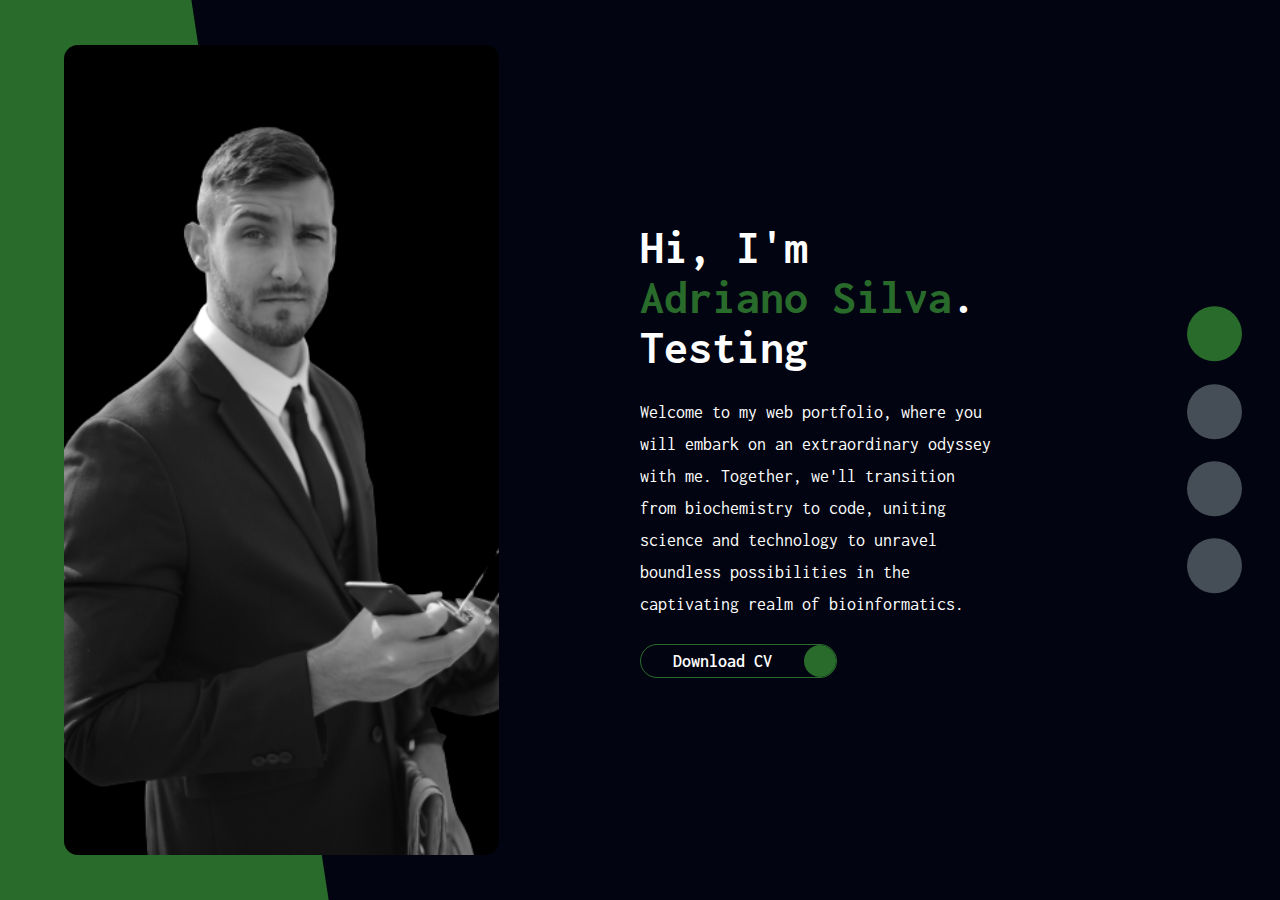
<file: index.html>
<!DOCTYPE html>
<html lang="en">
<head>
    <meta charset="UTF-8">
    <meta http-equiv="X-UA-Compatible" content="IE=edge">
    <meta name="viewport" content="width=device-width, initial-scale=1.0">
    <title>Portfolio</title>
    <link rel="stylesheet" href="styles/styles.css">
    <link rel="preconnect" href="https://fonts.googleapis.com">
    <link rel="preconnect" href="https://fonts.gstatic.com" crossorigin>
    <link href="https://fonts.googleapis.com/css2?family=Inconsolata&display=swap" rel="stylesheet">
    <link rel="stylesheet" href="https://cdnjs.cloudflare.com/ajax/libs/font-awesome/6.1.1/css/all.min.css" integrity="sha512-KfkfwYDsLkIlwQp6LFnl8zNdLGxu9YAA1QvwINks4PhcElQSvqcyVLLD9aMhXd13uQjoXtEKNosOWaZqXgel0g==" crossorigin="anonymous" referrerpolicy="no-referrer" />
</head>
<body class="main-content">
    <header class="section sec1 header active" id="home">
        <div class="header-content">
            <div class="left-header">
                <div class="h-shape"></div>
                <div class="image">
                    <img src="images/teste.png" alt="">
                </div>
            </div>
            <div class="right-header">
                <h1 class="name">
                    Hi, I'm <span> Adriano Silva</span>. Testing
                </h1>
                <p>
                    Welcome to my web portfolio, where you will embark on an extraordinary odyssey with me. 
                    Together, we'll transition from biochemistry to code, uniting science and technology to unravel boundless possibilities in the captivating realm of bioinformatics.
                </p>
                <a href="" class="main-btn">
                    <span class="btn-text">Download CV</span>
                    <span class="btn-icon"><i class="fas fa-download"></i></span>
                </a>
            </div>
           
        </div>
    </header>
    <main>
        <section class="section sec2 about" id="about">
            <div class="main-title">
                <h2>About <span>me</span><span class="bg-text">my stats</span></h2>
            </div>
            <div class="about-container">
                <div class="left-about">
                    <h4>Information About ME</h4>
                    <p>Some text about megjjj mskancosavbq asjanbvajsv askfnqwpksa vasvlnqiwnocsal kasn ojvnqosnnqfkn
                        nsaofnsaojfnofnqwokfksa.

                        Asfnqwifjsanbfijab
                    </p>
                    <div class="btn-con">
                        <a href="#" class="main-btn">
                            <span class="btn-text">Download CV</span>
                            <span class="btn-icon"><i class="fas fa-download"></i></span>
                        </a>
                    </div>
                </div>
                <div class="right-about">
                    <div class="about-item">
                        <div class="abt-text">
                            <p class="large-text">3</p>
                            <p class="small-text">Projects <br /> Completed</p>
                        </div>
                    </div>
                    <div class="about-item">
                        <div class="abt-text">
                            <p class="large-text">1</p>
                            <p class="small-text">Published <br /> Paper</p>
                        </div>
                    </div>
                </div>
            </div>
            <div class="about-stats">
                <h4 class="stat-title">My Skills</h4>
                <div class="progress-bars">
                    <div class="progress-bar">
                        <p class="prog-title">Python</p>
                        <div class="progress-con">
                            <p class="prog text">80%</p>
                            <div class="progress">
                                <span class="python"></span>
                            </div>
                        </div>
                    </div>
                    <div class="progress-bar">
                        <p class="prog-title">html5</p>
                        <div class="progress-con">
                            <p class="prog text">50%</p>
                            <div class="progress">
                                <span class="html"></span>
                            </div>
                        </div>
                    </div>
                    <div class="progress-bar">
                        <p class="prog-title">neo4j</p>
                        <div class="progress-con">
                            <p class="prog text">80%</p>
                            <div class="progress">
                                <span class="neo4j"></span>
                            </div>
                        </div>
                    </div>
                    <div class="progress-bar">
                        <p class="prog-title">docker</p>
                        <div class="progress-con">
                            <p class="prog text">70%</p>
                            <div class="progress">
                                <span class="docker"></span>
                            </div>
                        </div>
                    </div>
                    <div class="progress-bar">
                        <p class="prog-title">css</p>
                        <div class="progress-con">
                            <p class="prog text">40%</p>
                            <div class="progress">
                                <span class="css"></span>
                            </div>
                        </div>
                    </div>
                    <div class="progress-bar">
                        <p class="prog-title">R</p>
                        <div class="progress-con">
                            <p class="prog text">60%</p>
                            <div class="progress">
                                <span class="R"></span>
                            </div>
                        </div>
                    </div>    
                </div>
            </div>
            <h4 class="stat-title">My Timeline</h4>
            <div class="timeline">
                <div class="timeline-item">
                    <div class="tl-icon">
                        <i class="fas fa-book"></i>
                    </div>
                    <p class="tl-duration">2017 - 2020</p>
                    <h5>Course Biochemistry <span>- UMinho </span></h5>
                    <p>Something to say about this hard time in my life</p>
                </div>
                <div class="timeline-item">
                    <div class="tl-icon">
                        <i class="fas fa-book"></i>
                    </div>
                    <p class="tl-duration">2017 - 2020</p>
                    <h5>Course Biochemistry <span>- UMinho </span></h5>
                    <p>Something to say about this hard time in my life</p>
                </div>
                <div class="timeline-item">
                    <div class="tl-icon">
                        <i class="fas fa-book"></i>
                    </div>
                    <p class="tl-duration">2017 - 2020</p>
                    <h5>Course Biochemistry <span>- UMinho </span></h5>
                    <p>Something to say about this hard time in my life</p>
                </div>
            </div>
        </section>
        <section class="section sec3 portfolio" id="portfolio">
            <div class="main-title">
                <h2>My <span>Portfolio</span><span class="bg-text">my work</span></h2>
            </div>
            <p class="port-text">Here are some projects that i developed and contributed to in this adventure in the world of codding</p>
            <div class="portfolios">
                <div class="portfolio-item">
                    <div class="image">
                        <img src="images/graph_db.png" alt="">
                    </div>
                    <div class="hover-items">
                        <h3>Lipid_GEMA</h3>
                        <div class="icons">
                            <a href="https://github.com/AdrianoSilva19/Lipid_GEM" target="_blank" class="icon">
                                <i class="fab fa-github"></i>
                            </a>
                            <a href="https://github.com/AdrianoSilva19/Lipid_GEM" target="_blank" class="icon">
                                <i class="fa-regular fa-file"></i>
                            </a>
                        </div>
                    </div>
                </div>
                <div class="portfolio-item">
                    <div class="image">
                        <img src="images/graph_db.png" alt="">
                    </div>
                    <div class="hover-items">
                        <h3>BOIMMG</h3>
                        <div class="icons">
                            <a href="https://github.com/jcapels/boimmg" target="_blank" class="icon">
                                <i class="fab fa-github"></i>
                            </a>
                            <a href="https://github.com/jcapels/boimmg" target="_blank" class="icon">
                                <i class="fa-regular fa-file"></i>
                            </a>
                        </div>
                    </div>
                </div>
            </div>
        </section> 
        <section class="section sec5 contact" id="contact">
            <div class="contact-container">
                <div class="main-title">
                    <h2>Contact <span>Me</span><span class="bg-text">My Contacts</span></h2>
                </div>
                <div class="contact-content-con">
                    <div class="left-contact">
                        <h4>Contact me here</h4>
                        <p>
                            Some info about the contact
                        </p>
                        <div class="contact-info">
                            <div class="contact-item">
                                <div class="icon">
                                    <i class="fas fa-map-marker-alt"></i>
                                    Location
                                </div>
                                <p><span> : Braga, Portugal</span></p>
                            </div>
                            <div class="contact-item">
                                <div class="icon">
                                    <i class="fa-solid fa-phone"></i>
                                    Phone
                                </div>
                                <p><span> : +351 934 487 221</span></p>
                            </div>
                            <div class="contact-item">
                                <div class="icon">
                                    <i class="fa-regular fa-at"></i>
                                    Email
                                </div>
                                <p><span> : ampsilva19@gmail.com</span></p>
                            </div>
                        </div>
                        <div class="contact-icons">
                            <div class="contact-icon">
                                <a href="https://github.com/AdrianoSilva19" target="_blank">
                                    <i class="fab fa-github"></i>
                                </a>
                                <a href="https://www.linkedin.com/in/adriano-silva-3a38721b2/" target="_blank">
                                    <i class="fab fa-linkedin"></i>
                                </a>
                                
                            </div>
                        </div>
                    </div>
                    <div class="right-contact">
                        <form name="contact" netlify>
                            <div class="input-control i-c-2">
                                <input type="text" name="name" required placeholder="YOUR NAME">
                                <input type="email" name="email" required placeholder="YOUR EMAIL">
                            </div>
                            <div class="input-control">
                                <input type="text" name="subject" required placeholder="ENTER SUBJECT HERE">
                            </div>
                            <div class="input-control">
                                <textarea name="message" cols="15" rows="8" placeholder="Message here..."></textarea>
                            </div>
                            <div class="submit-btn">
                                <button type="submit" class="main-btn">
                                    <span class="btn-text">Submit</span>
                                    <span class="btn-icon"><i class="fa-regular fa-paper-plane"></i></span>
                                </button>
                            </div>
                        </form>
                    </div>
                </div>
            </div>
        </section>
        
    </main>

    <div class="controlls">
        <div class="control control-1 active-btn" data-id="home">
            <i class="fas fa-house"></i>
        </div>

        <div class="control control-2 " data-id="about">
            <i class="fas fa-user"></i>
        </div>
        <div class="control control-3 " data-id="portfolio">
            <i class="fas fa-briefcase" data-icon-id="portfolio"></i>
        </div>
        <div class="control control-5 " data-id="contact">
            <i class="fas fa-envelope-open"></i>
        </div>
    </div>

    <script src="app.js"></script>

</body>
</html>
</file>
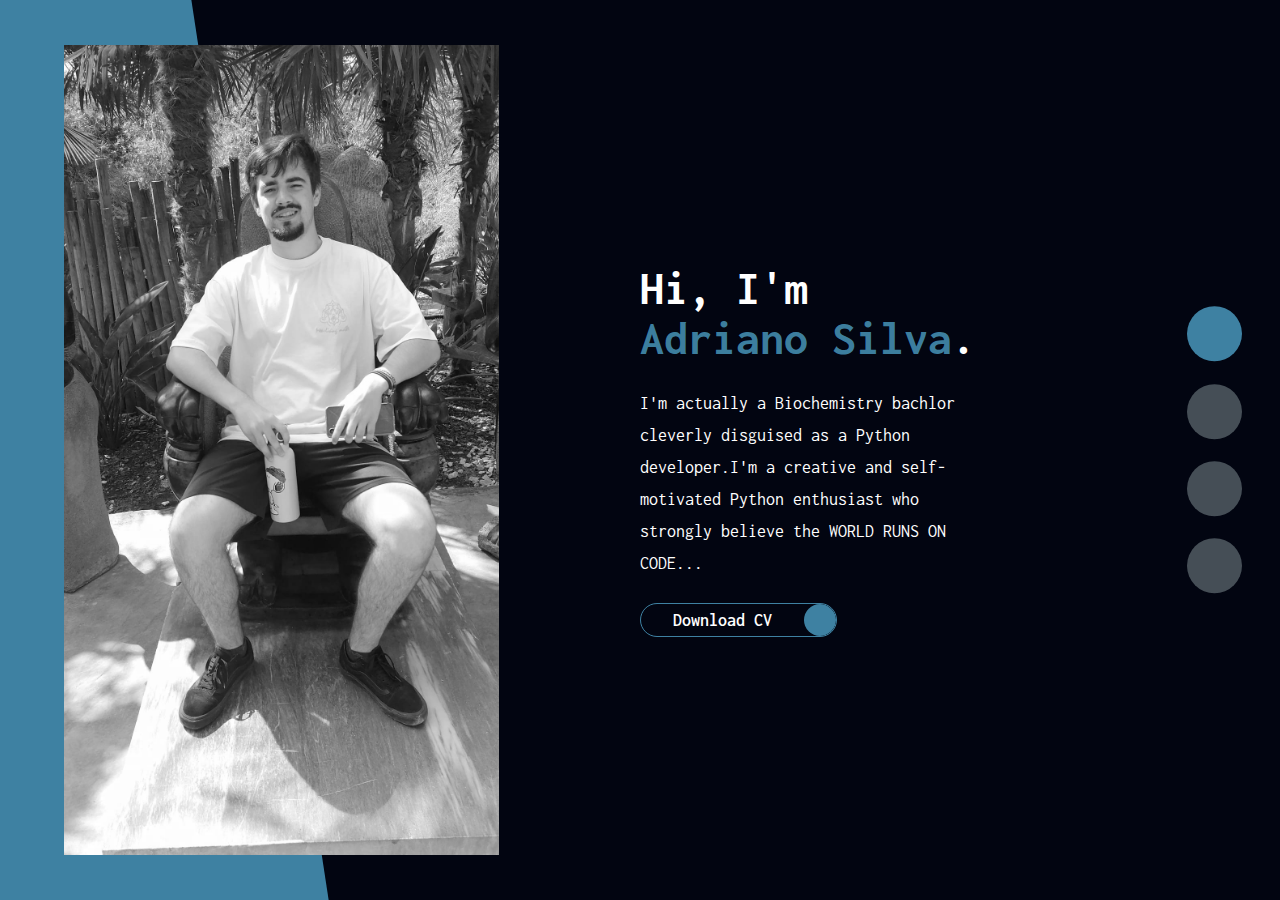
<file: portfolio/index.html>
<!DOCTYPE html>
<html lang="en">
<head>
    <meta charset="UTF-8">
    <meta http-equiv="X-UA-Compatible" content="IE=edge">
    <meta name="viewport" content="width=device-width, initial-scale=1.0">
    <title>Portfolio</title>
    <link rel="stylesheet" href="styles/styles.css">
    <link rel="preconnect" href="https://fonts.googleapis.com">
    <link rel="preconnect" href="https://fonts.gstatic.com" crossorigin>
    <link href="https://fonts.googleapis.com/css2?family=Inconsolata&display=swap" rel="stylesheet">
    <link rel="stylesheet" href="https://cdnjs.cloudflare.com/ajax/libs/font-awesome/6.1.1/css/all.min.css" integrity="sha512-KfkfwYDsLkIlwQp6LFnl8zNdLGxu9YAA1QvwINks4PhcElQSvqcyVLLD9aMhXd13uQjoXtEKNosOWaZqXgel0g==" crossorigin="anonymous" referrerpolicy="no-referrer" />
</head>
<body class="main-content">
    <header class="section sec1 header active" id="home">
        <div class="header-content">
            <div class="left-header">
                <div class="h-shape"></div>
                <div class="image">
                    <img src="images/me.jpg" alt="">
                </div>
            </div>
            <div class="right-header">
                <h1 class="name">
                    Hi, I'm <span> Adriano Silva</span>.
                </h1>
                <p>
                    I'm actually a Biochemistry
                    bachlor cleverly disguised as a
                    Python developer.I'm a creative and self-motivated 
                    Python enthusiast
                    who strongly believe the
                    WORLD RUNS ON CODE...
                </p>
                <a href="images/my_cv.pdf" class="main-btn" download>
                    <span class="btn-text">Download CV</span>
                    <span class="btn-icon"><i class="fas fa-download"></i></span>
                </a>
            </div>
           
        </div>
    </header>
    <main>
        <section class="section sec2 about" id="about">
            <div class="main-title">
                <h2>About <span>me</span><span class="bg-text">my stats</span></h2>
            </div>
            <div class="about-container">
                <div class="left-about">
                    <h4>Information About ME</h4>
                    <p> I'm a Python developer who started my academic life as a Biochemistry student. Here I learned that the scientific world was never completed without the 
                        informatic component. This fact made my master's choice easy and Bioinformatic was the to-go option. It has been
                        now 2 years in this new adventure
                        and I couldn't be more excited. Currently enrolled in a Master's thesis where I'm getting over my codding bondaries and I'm learning how to develop a  Django react application.
                    </p>
                    <div class="btn-con">
                        <a href="images/my_cv.pdf" class="main-btn" download>
                            <span class="btn-text">Download CV</span>
                            <span class="btn-icon"><i class="fas fa-download"></i></span>
                        </a>
                    </div>
                </div>
                <div class="right-about">
                    <div class="about-item">
                        <div class="abt-text">
                            <p class="large-text">3 Projects</p>
                            <p class="small-text">Lipid_GEMA Database</p>
                            <p class="small-text">Lipid_GEMA Tool </p>
                            <p class="small-text">Lipid_GEMA web_app </p>
                        </div>
                    </div>
                    <div class="about-item">
                        <div class="abt-text">
                            <p class="large-text">1 Paper</p>
                            <p class="small-text">Lipid_GEMA paper</p>
                        </div>
                    </div>
                </div>
            </div>
            <div class="about-stats">
                <h4 class="stat-title">My Skills</h4>
                <div class="progress-bars">
                    <div class="progress-bar">
                        <p class="prog-title">Python</p>
                        <div class="progress-con">
                            <p class="prog text">80%</p>
                            <div class="progress">
                                <span class="python"></span>
                            </div>
                        </div>
                    </div>
                    <div class="progress-bar">
                        <p class="prog-title">html5</p>
                        <div class="progress-con">
                            <p class="prog text">50%</p>
                            <div class="progress">
                                <span class="html"></span>
                            </div>
                        </div>
                    </div>
                    <div class="progress-bar">
                        <p class="prog-title">neo4j</p>
                        <div class="progress-con">
                            <p class="prog text">80%</p>
                            <div class="progress">
                                <span class="neo4j"></span>
                            </div>
                        </div>
                    </div>
                    <div class="progress-bar">
                        <p class="prog-title">docker</p>
                        <div class="progress-con">
                            <p class="prog text">70%</p>
                            <div class="progress">
                                <span class="docker"></span>
                            </div>
                        </div>
                    </div>
                    <div class="progress-bar">
                        <p class="prog-title">css</p>
                        <div class="progress-con">
                            <p class="prog text">40%</p>
                            <div class="progress">
                                <span class="css"></span>
                            </div>
                        </div>
                    </div>
                    <div class="progress-bar">
                        <p class="prog-title">R</p>
                        <div class="progress-con">
                            <p class="prog text">60%</p>
                            <div class="progress">
                                <span class="R"></span>
                            </div>
                        </div>
                    </div>    
                </div>
            </div>
            <h4 class="stat-title">My Timeline</h4>
            <div class="timeline">
                <div class="timeline-item">
                    <div class="tl-icon">
                        <i class="fas fa-book"></i>
                    </div>
                    <p class="tl-duration">2017 - 2020</p>
                    <h5>Course Biochemistry <span>- UMinho </span></h5>
                    <p> - Development of  Laboratory skills such as electrophoresis, infrared spectroscopy
                        (ftir), spectrophotometer and chromatography. <br>
                        - Deepened 
                        knowledge in the field of Biology, Chemistry and
                        Pharmaceutics. <br>
                        - Development of the project: "Novas moléculas com
                        efeito terapêutico no cancro colorretal" </p>
                </div>
                <div class="timeline-item">
                    <div class="tl-icon">
                        <i class="fas fa-book"></i>
                    </div>
                    <p class="tl-duration">2021 - 2023</p>
                    <h5>Bioinformatic Master <span>- UMinho </span></h5>
                    <p>- Programming
                        languages,
                        based
                        on
                        Python,
                        Linux
                        Command Line, R, Docker, SQL and no SQL databases, Ml
                        algorithms.<br> 
                        - Systems Biology with the focus on genome-scale metabolic reconstruction
                        using Cobra environments (COBRApy and MEWpy).<br>
                        - Master's Project: "Development of text-mining solutions
                        to facilitate lipid metabolism interpretation in Genome-
                        Scale Metabolic Models" whith a strong component in neo4j and Python (ETL).<br> 
                        - Enrolled in developing a web-app to facilitate lipid
                        metabolism interpretation in GSM models for my thesis whith a strong component in django and react.
                    </p>
                </div>
            </div>
        </section>
        <section class="section sec3 portfolio" id="portfolio">
            <div class="main-title">
                <h2>My <span>Portfolio</span><span class="bg-text">my work</span></h2>
            </div>
            <p class="port-text">Here is some of my work</p>
            <div class="portfolios">
                <div class="portfolio-item">
                    <div class="image">
                        <img src="images/graph_db.png" alt="">
                    </div>
                    <div class="hover-items">
                        <h3>Boimmg Database</h3>
                        <div class="icons">
                            <a href="https://github.com/jcapels/boimmg" target="_blank" class="icon">
                                <i class="fab fa-github"></i>
                            </a>
                            <a href="https://github.com/jcapels/boimmg" target="_blank" class="icon">
                                <i class="fa-regular fa-file"></i>
                            </a>
                        </div>
                    </div>
                </div>
                <div class="portfolio-item">
                    <div class="image">
                        <img src="images/lipid_gema.png" alt="">
                    </div>
                    <div class="hover-items">
                        <h3>Lipid_GEMA Tool</h3>
                        <div class="icons">
                            <a href="https://github.com/AdrianoSilva19/Lipid_GEM" target="_blank" class="icon">
                                <i class="fab fa-github"></i>
                            </a>
                            <a href="https://github.com/AdrianoSilva19/Lipid_GEM" target="_blank" class="icon">
                                <i class="fa-regular fa-file"></i>
                            </a>
                        </div>
                    </div>
                </div>
                <div class="portfolio-item">
                    <div class="image">
                        <img src="images/web_app.png" alt="">
                    </div>
                    <div class="hover-items">
                        <h3>Lipid_GEMA Web APP</h3>
                        <div class="icons">
                            <a href="https://github.com/AdrianoSilva19/Lipid_GEMA_web" target="_blank" class="icon">
                                <i class="fab fa-github"></i>
                            </a>
                            <a href="https://github.com/AdrianoSilva19/Lipid_GEMA_web" target="_blank" class="icon">
                                <i class="fa-regular fa-file"></i>
                            </a>
                        </div>
                    </div>
                </div>
            </div>
        </section> 
        <section class="section sec5 contact" id="contact">
            <div class="contact-container">
                <div class="main-title">
                    <h2>Contact <span>Me</span><span class="bg-text">My Contacts</span></h2>
                </div>
                <div class="contact-content-con">
                    <div class="left-contact">
                        <h4>Contact me here</h4>
                        <p>
                            Some info about the contact
                        </p>
                        <div class="contact-info">
                            <div class="contact-item">
                                <div class="icon">
                                    <i class="fas fa-map-marker-alt"></i>
                                    Location
                                </div>
                                <p><span> : Braga, Portugal</span></p>
                            </div>
                            <div class="contact-item">
                                <div class="icon">
                                    <i class="fas fa-map-marker-alt"></i>
                                    Phone
                                </div>
                                <p><span> : +351 934 487 221</span></p>
                            </div>
                            <div class="contact-item">
                                <div class="icon">
                                    <i class="fas fa-map-marker-alt"></i>
                                    Email
                                </div>
                                <p><span> : ampsilva19@gmail.com</span></p>
                            </div>
                        </div>
                        <div class="contact-icons">
                            <div class="contact-icon">
                                <a href="www.github.com" target="_blank">
                                    <i class="fab fa-github"></i>
                                </a>
                                <a href="www.linkedin.com" target="_blank">
                                    <i class="fab fa-linkedin"></i>
                                </a>
                                
                                
                            </div>
                        </div>
                    </div>
                    <div class="right-contact">
                        <form action="" class="contact-form">
                            <div class="input-control i-c-2">
                                <input type="text" required placeholder="YOUR NAME">
                                <input type="text" required placeholder="YOUR EMAIL">
                            </div>
                            <div class="input-control">
                                <input type="text" required placeholder="ENTER SUBJECT">
                            </div>
                            <div class="input-control">
                                <textarea name="" id="" cols="15" rows="8" placeholder="Message here..."></textarea>
                            </div>
                            <div class="submit-btn">
                                <a href="" class="main-btn">
                                    <span class="btn-text">Submit</span>
                                    <span class="btn-icon"><i class="fa-regular fa-paper-plane"></i></span>
                                </a>
                            </div>
                        </form>
                    </div>
                </div>
            </div>
        </section>
        
    </main>

    <div class="controlls">
        <div class="control control-1 active-btn" data-id="home">
            <i class="fas fa-house"></i>
        </div>

        <div class="control control-2 " data-id="about">
            <i class="fas fa-user"></i>
        </div>
        <div class="control control-3 " data-id="portfolio">
            <i class="fas fa-briefcase" data-icon-id="portfolio"></i>
        </div>
        <div class="control control-5 " data-id="contact">
            <i class="fas fa-envelope-open"></i>
        </div>
    </div>

    <script src="app.js"></script>

</body>
</html>
</file>
<file: styles/styles.css>
* {
  margin: 0;
  padding: 0;
  box-sizing: border-box;
  list-style: none;
}

:root {
  --color-primary: #020511;
  --color-secundary:#399436b7;
  --color-white: #ffffff;
  --color-black: #000;
  --color-grey0: #f8f8f8;
  --color-grey1: #dbe1e8;
  --color-grey2: #b2becd;
  --color-grey3: #6c7983;
  --color-grey4: #454e56;
  --color-grey5: #2a2e35;
  --color-grey6: #12181b;
  --br-sm-2: 14px;
  --box-shadow-1: 0 3px 15px (0,0,0,.3);
}

body {
  background-color: var(--color-primary);
  font-family: "Inconsolata", monospace;
  font-size: 1.1rem;
  color: var(--color-white);
  transition: all 0.4s ease-in-out;
}

a {
  display: inline-block;
  text-decoration: none;
  color: inherit;
  font-family: inherit;
}

header {
  height: 100vh;
  color: var(--color-white);
  overflow: hidden;
}

section {
  min-height: 100vh;
  width: 100%;
  position: absolute;
  left: 0;
  top: 0;
  padding: 3rem 18rem;
}

.section {
  transform: translateY(-100%) scale(0);
  transition: all 0.4s ease-in-out;
  background-color: var(--color-primary);
}

.sec1 {
  display: none;
  transform: translateY(0) scale(1);
}

.sec2 {
  display: none;
  transform: translateY(0) scale(1);
  background-color: rgba(10, 3, 27, 0.788);
}

.sec3 {
  display: none;
  transform: translateY(0) scale(1);
  background-color: rgba(28, 21, 43, 0.788);
}

.sec4 {
  display: none;
  transform: translateY(0) scale(1);
  background-color: rgba(36, 25, 59, 0.788);
}

.sec5 {
  display: none;
  transform: translateY(0) scale(1);
  background-color: rgba(44, 25, 83, 0.788);
}

.active {
  display: block;
}

.controlls {
  position: fixed;
  z-index: 10;
  top: 50%;
  right: 3%;
  display: flex;
  flex-direction: column;
  align-items: center;
  justify-content: center;
  transform: translateY(-50%);
}
.controlls .active-btn {
  background-color: var(--color-secundary) !important;
  transition: all 0.4 ease-in-out;
}
.controlls .control {
  padding: 1rem;
  cursor: pointer;
  background-color: var(--color-grey4);
  width: 55px;
  height: 55px;
  border-radius: 50%;
  display: flex;
  align-items: center;
  justify-content: center;
  margin: 0.7rem 0;
  box-shadow: var(--box-shadow-1);
}
.controlls .control i {
  font-size: 1.2rem;
  color: var(--color-grey2);
  pointer-events: none;
}
.controlls .control.active-btn {
  background-color: var(--color-secundary);
}
.controlls .control.active-btn i {
  color: blanchedalmond;
}
.controlls .control:active {
  transform: scale(0.9);
  box-shadow: var(--box-shadow-2);
}

/*Header-content*/
.header-content {
  display: grid;
  grid-template-columns: repeat(2, 1fr);
  height: 100%;
}
.header-content .left-header {
  display: flex;
  align-items: center;
  position: relative;
}
.header-content .left-header .h-shape {
  transition: all 0.4s ease-in-out;
  width: 65%;
  height: 100%;
  background-color: var(--color-secundary);
  position: absolute;
  left: 0;
  top: 0;
  z-index: -1;
  -webkit-clip-path: polygon(0 0, 46% 0, 79% 100%, 0% 100%);
          clip-path: polygon(0 0, 46% 0, 79% 100%, 0% 100%);
}
.header-content .left-header .image {
  border-radius: var(--br-sm-2);
  height: 90%;
  width: 68%;
  margin-left: 4rem;
  background-color: var(--color-black);
  transition: all 0.4 ease-in-out;
}
.header-content .left-header .image img {
  width: 100%;
  height: 100%;
  -o-object-fit: cover;
     object-fit: cover;
  transition: all 0.4s ease-in-out;
  filter: grayscale(100%);
}
.header-content .left-header .image img:hover {
  filter: grayscale(0);
}
.header-content .right-header {
  display: flex;
  flex-direction: column;
  justify-content: center;
  padding-right: 18rem;
}
.header-content .right-header .name {
  font-size: 3rem;
}
.header-content .right-header .name span {
  color: var(--color-secundary);
}
.header-content .right-header p {
  margin: 1.5rem 0;
  line-height: 2rem;
}

/*About*/
.about-container {
  display: grid;
  grid-template-columns: repeat(2, 1fr);
  padding-top: 3.5rem;
  padding-bottom: 5rem;
}
.about-container .right-about {
  display: grid;
  grid-template-columns: repeat(2, 1fr);
  grid-gap: 2rem;
}
.about-container .right-about .about-item {
  border: 1px solid var(--color-grey5);
  border-radius: 5px;
  transition: all 0.4s ease-out;
  box-shadow: 1px 2px 15px rgba(0, 0, 0, 0.1);
}
.about-container .right-about .about-item:hover {
  cursor: default;
  transform: translateY(-5px);
  border: 1px solid var(--color-secundary);
  box-shadow: 1px 4px 15px rgba(0, 0, 0, 0.32);
}
.about-container .right-about .about-item .abt-text {
  padding: 1.5rem;
  display: flex;
  flex-direction: column;
}
.about-container .right-about .about-item .abt-text .large-text {
  font-size: 3rem;
  font-weight: 700;
  color: var(--color-secundary);
}
.about-container .right-about .about-item .abt-text .small-text {
  padding-left: 3rem;
  position: relative;
  text-transform: uppercase;
  font-size: 1.2rem;
  color: var(--color-grey1);
  letter-spacing: 2px;
}
.about-container .right-about .about-item .abt-text .small-text::before {
  content: "";
  position: absolute;
  left: 0;
  top: 15px;
  width: 2rem;
  height: 2px;
  background-color: var(--color-grey5);
}
.about-container .left-about {
  padding-right: 5rem;
}
.about-container .left-about p {
  line-height: 2rem;
  padding: 1rem;
  color: var(--color-grey1);
}
.about-container .left-about h4 {
  font-size: 2rem;
  text-transform: uppercase;
}

.about-stats {
  padding-bottom: 4rem;
}
.about-stats .progress-bars {
  display: grid;
  grid-template-columns: repeat(2, 1fr);
  grid-gap: 2rem;
}
.about-stats .progress-bars .progress-bar {
  display: flex;
  flex-direction: column;
}
.about-stats .progress-bars .progress-bar .prog-title {
  text-transform: uppercase;
  font-weight: 500;
}
.about-stats .progress-bars .progress-bar .progress-con {
  display: flex;
  align-items: center;
}
.about-stats .progress-bars .progress-bar .progress-con .prog-text {
  color: var(--color-grey2);
}
.about-stats .progress-bars .progress-bar .progress-con .progress {
  width: 100%;
  height: 0.45rem;
  background-color: var(--color-grey4);
  margin-left: 1rem;
  position: relative;
}
.about-stats .progress-bars .progress-bar .progress-con .progress span {
  position: absolute;
  top: 0;
  left: 0;
  height: 100%;
  background-color: var(--color-secundary);
  transition: all 0.4s ease-in-out;
  width: 60%;
}
.about-stats .progress-bars .progress-bar .progress-con .progress .html {
  width: 50%;
}
.about-stats .progress-bars .progress-bar .progress-con .progress .python {
  width: 80%;
}
.about-stats .progress-bars .progress-bar .progress-con .progress .docker {
  width: 70%;
}
.about-stats .progress-bars .progress-bar .progress-con .progress .neo4j {
  width: 80%;
}
.about-stats .progress-bars .progress-bar .progress-con .progress .css {
  width: 40%;
}
.about-stats .progress-bars .progress-bar .progress-con .progress .R {
  width: 60%;
}

/*Timeline*/
.stat-title {
  text-transform: uppercase;
  font-size: 1.4rem;
  text-align: center;
  padding: 3.5rem 0;
  position: relative;
}
.stat-title::before {
  content: " ";
  position: absolute;
  left: 50%;
  top: 0;
  width: 40%;
  height: 1px;
  background-color: var(--color-grey-5);
  transform: translateX(-50%);
}

.timeline {
  display: grid;
  grid-template-columns: repeat(2, 1fr);
  grid-gap: 2rem;
  padding-bottom: 3rem;
}
.timeline .timeline-item {
  position: relative;
  padding-left: 3rem;
  border-left: 1px solid var(--color-grey5);
}
.timeline .timeline-item .tl-icon {
  position: absolute;
  left: -27px;
  top: 0;
  background-color: var(--color-secundary);
  width: 50px;
  height: 50px;
  border-radius: 50%;
  display: flex;
  align-items: center;
  justify-content: center;
}
.timeline .timeline-item .tl-icon i {
  font-size: 1.3rem;
}
.timeline .timeline-item .tl-duration {
  padding: 0.2rem 0.6rem;
  background-color: var(--color-grey5);
  border-radius: 15px;
  display: inline-block;
  text-transform: uppercase;
  font-size: 0.8rem;
  font-weight: 500;
}
.timeline .timeline-item h5 {
  padding: 1rem 0;
  text-transform: uppercase;
  font-size: 1.3rem;
  font-weight: 600;
}
.timeline .timeline-item h5 span {
  color: var(--color-grey2);
  font-weight: 500;
  font-size: 1.2rem;
}
.timeline .timeline-item p {
  color: var(--color-grey2);
}

.port-text {
  padding: 2rem 0;
  text-align: center;
}

.portfolios {
  display: grid;
  grid-template-columns: repeat(3, 1fr);
  grid-gap: 2rem;
  margin-top: 3rem;
}
.portfolios .portfolio-item {
  position: relative;
}
.portfolios .portfolio-item img {
  width: 100%;
  height: 300px;
  -o-object-fit: cover;
     object-fit: cover;
  border-radius: 15px;
}
.portfolios .portfolio-item .hover-items {
  width: 100%;
  height: 100%;
  background-color: var(--color-secundary);
  position: absolute;
  left: 0;
  top: 0;
  border-radius: 15px;
  display: flex;
  justify-content: center;
  align-items: center;
  flex-direction: column;
  opacity: 0;
  transform: scale(0);
  transition: all 0.4s ease-in-out;
}
.portfolios .portfolio-item .hover-items h3 {
  font-size: 1.5rem;
  color: var(--color-white);
  margin-bottom: 1.5rem;
}
.portfolios .portfolio-item .hover-items .icons {
  display: flex;
  justify-content: center;
  align-items: center;
}
.portfolios .portfolio-item .hover-items .icons .icon {
  background-color: var(--color-primary);
  border-radius: 50%;
  width: 50px;
  height: 50px;
  display: flex;
  align-items: center;
  justify-content: center;
  margin: 0 1rem;
  cursor: pointer;
  transition: all 0.4s ease-in-out;
}
.portfolios .portfolio-item .hover-items .icons .icon i {
  font-size: 1.5rem;
  color: var(--color-white);
  margin: 0 1rem;
}
.portfolios .portfolio-item .hover-items .icons .icon:hover {
  background-color: var(--color-white);
}
.portfolios .portfolio-item .hover-items .icons .icon:hover i {
  color: var(--color-primary);
}

.portfolio-item:hover .hover-items {
  opacity: 1;
  transform: scale(1);
}

.contact-content-con {
  display: flex;
  padding-top: 3.5rem;
}
.contact-content-con .left-contact {
  flex: 2;
}
.contact-content-con .left-contact h4 {
  margin-top: 1rem;
  font-size: 2rem;
  text-transform: uppercase;
}
.contact-content-con .left-contact p {
  margin: 1rem 0;
  line-height: 2rem;
}
.contact-content-con .left-contact .contact-info .contact-item {
  display: flex;
  align-items: center;
  justify-content: space-between;
}
.contact-content-con .left-contact .contact-info .contact-item p {
  margin: 0.3rem 0 !important;
  padding: 0 !important;
}
.contact-content-con .left-contact .contact-info .contact-item .icon {
  display: grid;
  grid-template-columns: 40px 1fr;
}
.contact-content-con .left-contact .contact-info .contact-item .icon i {
  display: flex;
  align-items: center;
  font-size: 1.3rem;
}
.contact-content-con .left-contact .contact-icon {
  display: flex;
  margin-top: 2rem;
}
.contact-content-con .left-contact .contact-icon a {
  display: flex;
  align-items: center;
  color: var(--color-white);
  background-color: var(--color-grey5);
  cursor: pointer;
  justify-content: center;
  width: 50px;
  height: 50px;
  border-radius: 50px;
  margin: 0 0.4rem;
  transition: all 0.4s ease-in-out;
}
.contact-content-con .left-contact .contact-icon a:hover {
  background-color: var(--color-secundary);
}
.contact-content-con .left-contact .contact-icon a:hover i {
  color: var(--color-primary);
}
.contact-content-con .left-contact .contact-icon a i {
  display: flex;
  align-items: center;
  justify-content: center;
  font-size: 1.3rem;
}
.contact-content-con .right-contact {
  flex: 3;
  margin-left: 3rem;
}
.contact-content-con .right-contact .input-control {
  margin: 1.5rem 0;
}
.contact-content-con .right-contact .input-control input, .contact-content-con .right-contact .input-control textarea {
  border-radius: 30px;
  font-weight: inherit;
  font-size: inherit;
  font-family: inherit;
  padding: 0.8rem 1.1rem;
  outline: none;
  border: none;
  background-color: var(--color-grey5);
  width: 100%;
  color: var(--color-white);
  resize: none;
}
.contact-content-con .right-contact .i-c-2 {
  display: flex;
}
.contact-content-con .right-contact .i-c-2 :last-child {
  margin-left: 1.5rem;
}
.contact-content-con .right-contact .submit-btn {
  display: flex;
  justify-content: flex-start;
}

/*Independent components*/
.btn-con {
  display: flex;
  align-self: flex-start;
}

.main-btn {
  border-radius: 30px;
  color: inherit;
  font-weight: 600;
  position: relative;
  border: 1px solid var(--color-secundary);
  display: flex;
  align-self: flex-start;
  align-items: center;
  overflow: hidden;
  -webkit-appearance: none;
     -moz-appearance: none;
          appearance: none;
  background: none;
  cursor: pointer;
}
.main-btn .btn-text {
  padding: 0 2rem;
}
.main-btn .btn-icon {
  background-color: var(--color-secundary);
  display: flex;
  align-items: center;
  justify-content: center;
  border-radius: 50%;
  padding: 1rem;
}
.main-btn::before {
  content: "";
  position: absolute;
  top: 0;
  right: 0;
  transform: translateX(100%);
  transition: all 0.4s ease-out;
  z-index: -1;
}
.main-btn:hover {
  transition: all 0.4s ease-out;
}
.main-btn:hover::before {
  width: 100%;
  height: 100%;
  background-color: var(--color-secundary);
  transform: translateX(0);
}

.main-title {
  text-align: center;
}
.main-title h2 {
  position: relative;
  text-transform: uppercase;
  font-size: 4rem;
  font-weight: 700;
}
.main-title h2 span {
  color: var(--color-secundary);
}
.main-title h2 .bg-text {
  position: absolute;
  top: 50%;
  left: 50%;
  color: var(--color-grey5);
  transition: all 0.4s ease-in-out;
  z-index: -1;
  transform: translate(-50%, -50%);
  font-weight: 800;
  font-size: 6.3rem;
}/*# sourceMappingURL=styles.css.map */
</file>
<file: portfolio/styles/styles.css>
* {
  margin: 0;
  padding: 0;
  box-sizing: border-box;
  list-style: none;
}

:root {
  --color-primary: #020511;
  --color-secundary:#4590b3e5;
  --color-white: #ffffff;
  --color-black: #000;
  --color-grey0: #f8f8f8;
  --color-grey1: #dbe1e8;
  --color-grey2: #b2becd;
  --color-grey3: #6c7983;
  --color-grey4: #454e56;
  --color-grey5: #2a2e35;
  --color-grey6: #12181b;
  --br-sm-2: 14px;
  --box-shadow-1: 0 3px 15px (0,0,0,.3);
}

body {
  background-color: var(--color-primary);
  font-family: "Inconsolata", monospace;
  font-size: 1.1rem;
  color: var(--color-white);
  transition: all 0.4s ease-in-out;
}

a {
  display: inline-block;
  text-decoration: none;
  color: inherit;
  font-family: inherit;
}

header {
  height: 100vh;
  color: var(--color-white);
  overflow: hidden;
}

section {
  min-height: 100vh;
  width: 100%;
  position: absolute;
  left: 0;
  top: 0;
  padding: 3rem 18rem;
}

.section {
  transform: translateY(-100%) scale(0);
  transition: all 0.4s ease-in-out;
  background-color: var(--color-primary);
}

.sec1 {
  display: none;
  transform: translateY(0) scale(1);
}

.sec2 {
  display: none;
  transform: translateY(0) scale(1);
  background-color: rgba(10, 3, 27, 0.788);
}

.sec3 {
  display: none;
  transform: translateY(0) scale(1);
  background-color: rgba(28, 21, 43, 0.788);
}

.sec4 {
  display: none;
  transform: translateY(0) scale(1);
  background-color: rgba(36, 25, 59, 0.788);
}

.sec5 {
  display: none;
  transform: translateY(0) scale(1);
  background-color: rgba(44, 25, 83, 0.788);
}

.active {
  display: block;
}

.controlls {
  position: fixed;
  z-index: 10;
  top: 50%;
  right: 3%;
  display: flex;
  flex-direction: column;
  align-items: center;
  justify-content: center;
  transform: translateY(-50%);
}
.controlls .active-btn {
  background-color: var(--color-secundary) !important;
  transition: all 0.4 ease-in-out;
}
.controlls .control {
  padding: 1rem;
  cursor: pointer;
  background-color: var(--color-grey4);
  width: 55px;
  height: 55px;
  border-radius: 50%;
  display: flex;
  align-items: center;
  justify-content: center;
  margin: 0.7rem 0;
  box-shadow: var(--box-shadow-1);
}
.controlls .control i {
  font-size: 1.2rem;
  color: var(--color-grey2);
  pointer-events: none;
}
.controlls .control.active-btn {
  background-color: var(--color-secundary);
}
.controlls .control.active-btn i {
  color: blanchedalmond;
}
.controlls .control:active {
  transform: scale(0.9);
  box-shadow: var(--box-shadow-2);
}

/*Header-content*/
.header-content {
  display: grid;
  grid-template-columns: repeat(2, 1fr);
  height: 100%;
}
.header-content .left-header {
  display: flex;
  align-items: center;
  position: relative;
}
.header-content .left-header .h-shape {
  transition: all 0.4s ease-in-out;
  width: 65%;
  height: 100%;
  background-color: var(--color-secundary);
  position: absolute;
  left: 0;
  top: 0;
  z-index: -1;
  -webkit-clip-path: polygon(0 0, 46% 0, 79% 100%, 0% 100%);
          clip-path: polygon(0 0, 46% 0, 79% 100%, 0% 100%);
}
.header-content .left-header .image {
  border-radius: var(--br-sm-2);
  height: 90%;
  width: 68%;
  margin-left: 4rem;
  background-color: var(--color-black);
  transition: all 0.4 ease-in-out;
}
.header-content .left-header .image img {
  width: 100%;
  height: 100%;
  -o-object-fit: cover;
     object-fit: cover;
  transition: all 0.4s ease-in-out;
  filter: grayscale(100%);
}
.header-content .left-header .image img:hover {
  filter: grayscale(0);
}
.header-content .right-header {
  display: flex;
  flex-direction: column;
  justify-content: center;
  padding-right: 18rem;
}
.header-content .right-header .name {
  font-size: 3rem;
}
.header-content .right-header .name span {
  color: var(--color-secundary);
}
.header-content .right-header p {
  margin: 1.5rem 0;
  line-height: 2rem;
}

/*About*/
.about-container {
  display: grid;
  grid-template-columns: repeat(2, 1fr);
  padding-top: 3.5rem;
  padding-bottom: 5rem;
}
.about-container .right-about {
  display: grid;
  grid-template-columns: repeat(2, 1fr);
  grid-gap: 2rem;
}
.about-container .right-about .about-item {
  border: 1px solid var(--color-grey5);
  border-radius: 5px;
  transition: all 0.4s ease-out;
  box-shadow: 1px 2px 15px rgba(0, 0, 0, 0.1);
}
.about-container .right-about .about-item:hover {
  cursor: default;
  transform: translateY(-5px);
  border: 1px solid var(--color-secundary);
  box-shadow: 1px 4px 15px rgba(0, 0, 0, 0.32);
}
.about-container .right-about .about-item .abt-text {
  padding: 1.5rem;
  display: flex;
  flex-direction: column;
}
.about-container .right-about .about-item .abt-text .large-text {
  font-size: 3rem;
  font-weight: 700;
  color: var(--color-secundary);
}
.about-container .right-about .about-item .abt-text .small-text {
  padding-left: 3rem;
  position: relative;
  text-transform: uppercase;
  font-size: 1.2rem;
  color: var(--color-grey1);
  letter-spacing: 2px;
}
.about-container .right-about .about-item .abt-text .small-text::before {
  content: "";
  position: absolute;
  left: 0;
  top: 15px;
  width: 2rem;
  height: 2px;
  background-color: var(--color-grey5);
}
.about-container .left-about {
  padding-right: 5rem;
}
.about-container .left-about p {
  line-height: 2rem;
  padding: 1rem;
  color: var(--color-grey1);
}
.about-container .left-about h4 {
  font-size: 2rem;
  text-transform: uppercase;
}

.about-stats {
  padding-bottom: 4rem;
}
.about-stats .progress-bars {
  display: grid;
  grid-template-columns: repeat(2, 1fr);
  grid-gap: 2rem;
}
.about-stats .progress-bars .progress-bar {
  display: flex;
  flex-direction: column;
}
.about-stats .progress-bars .progress-bar .prog-title {
  text-transform: uppercase;
  font-weight: 500;
}
.about-stats .progress-bars .progress-bar .progress-con {
  display: flex;
  align-items: center;
}
.about-stats .progress-bars .progress-bar .progress-con .prog-text {
  color: var(--color-grey2);
}
.about-stats .progress-bars .progress-bar .progress-con .progress {
  width: 100%;
  height: 0.45rem;
  background-color: var(--color-grey4);
  margin-left: 1rem;
  position: relative;
}
.about-stats .progress-bars .progress-bar .progress-con .progress span {
  position: absolute;
  top: 0;
  left: 0;
  height: 100%;
  background-color: var(--color-secundary);
  transition: all 0.4s ease-in-out;
  width: 60%;
}
.about-stats .progress-bars .progress-bar .progress-con .progress .html {
  width: 50%;
}
.about-stats .progress-bars .progress-bar .progress-con .progress .python {
  width: 80%;
}
.about-stats .progress-bars .progress-bar .progress-con .progress .docker {
  width: 70%;
}
.about-stats .progress-bars .progress-bar .progress-con .progress .neo4j {
  width: 80%;
}
.about-stats .progress-bars .progress-bar .progress-con .progress .css {
  width: 40%;
}
.about-stats .progress-bars .progress-bar .progress-con .progress .R {
  width: 60%;
}

/*Timeline*/
.stat-title {
  text-transform: uppercase;
  font-size: 1.4rem;
  text-align: center;
  padding: 3.5rem 0;
  position: relative;
}
.stat-title::before {
  content: " ";
  position: absolute;
  left: 50%;
  top: 0;
  width: 40%;
  height: 1px;
  background-color: var(--color-grey-5);
  transform: translateX(-50%);
}

.timeline {
  display: grid;
  grid-template-columns: repeat(2, 1fr);
  grid-gap: 2rem;
  padding-bottom: 3rem;
}
.timeline .timeline-item {
  position: relative;
  padding-left: 3rem;
  border-left: 1px solid var(--color-grey5);
}
.timeline .timeline-item .tl-icon {
  position: absolute;
  left: -27px;
  top: 0;
  background-color: var(--color-secundary);
  width: 50px;
  height: 50px;
  border-radius: 50%;
  display: flex;
  align-items: center;
  justify-content: center;
}
.timeline .timeline-item .tl-icon i {
  font-size: 1.3rem;
}
.timeline .timeline-item .tl-duration {
  padding: 0.2rem 0.6rem;
  background-color: var(--color-grey5);
  border-radius: 15px;
  display: inline-block;
  text-transform: uppercase;
  font-size: 0.8rem;
  font-weight: 500;
}
.timeline .timeline-item h5 {
  padding: 1rem 0;
  text-transform: uppercase;
  font-size: 1.3rem;
  font-weight: 600;
}
.timeline .timeline-item h5 span {
  color: var(--color-grey2);
  font-weight: 500;
  font-size: 1.2rem;
}
.timeline .timeline-item p {
  color: var(--color-grey2);
}

.port-text {
  padding: 2rem 0;
  text-align: center;
}

.portfolios {
  display: grid;
  grid-template-columns: repeat(3, 1fr);
  grid-gap: 2rem;
  margin-top: 3rem;
}
.portfolios .portfolio-item {
  position: relative;
}
.portfolios .portfolio-item img {
  width: 100%;
  height: 300px;
  -o-object-fit: cover;
     object-fit: cover;
  border-radius: 15px;
}
.portfolios .portfolio-item .hover-items {
  width: 100%;
  height: 100%;
  background-color: rgba(47, 106, 133, 0.7176470588);
  position: absolute;
  left: 0;
  top: 0;
  border-radius: 15px;
  display: flex;
  justify-content: center;
  align-items: center;
  flex-direction: column;
  opacity: 0;
  transform: scale(0);
  transition: all 0.4s ease-in-out;
}
.portfolios .portfolio-item .hover-items h3 {
  font-size: 1.5rem;
  color: var(--color-white);
  margin-bottom: 1.5rem;
}
.portfolios .portfolio-item .hover-items .icons {
  display: flex;
  justify-content: center;
  align-items: center;
}
.portfolios .portfolio-item .hover-items .icons .icon {
  background-color: var(--color-primary);
  border-radius: 50%;
  width: 50px;
  height: 50px;
  display: flex;
  align-items: center;
  justify-content: center;
  margin: 0 1rem;
  cursor: pointer;
  transition: all 0.4s ease-in-out;
}
.portfolios .portfolio-item .hover-items .icons .icon i {
  font-size: 1.5rem;
  color: var(--color-white);
  margin: 0 1rem;
}
.portfolios .portfolio-item .hover-items .icons .icon:hover {
  background-color: var(--color-white);
}
.portfolios .portfolio-item .hover-items .icons .icon:hover i {
  color: var(--color-primary);
}

.portfolio-item:hover .hover-items {
  opacity: 1;
  transform: scale(1);
}

.contact-content-con {
  display: flex;
  padding-top: 3.5rem;
}
.contact-content-con .left-contact {
  flex: 2;
}
.contact-content-con .left-contact h4 {
  margin-top: 1rem;
  font-size: 2rem;
  text-transform: uppercase;
}
.contact-content-con .left-contact p {
  margin: 1rem 0;
  line-height: 2rem;
}
.contact-content-con .left-contact .contact-info .contact-item {
  display: flex;
  align-items: center;
  justify-content: space-between;
}
.contact-content-con .left-contact .contact-info .contact-item p {
  margin: 0.3rem 0 !important;
  padding: 0 !important;
}
.contact-content-con .left-contact .contact-info .contact-item .icon {
  display: grid;
  grid-template-columns: 40px 1fr;
}
.contact-content-con .left-contact .contact-info .contact-item .icon i {
  display: flex;
  align-items: center;
  font-size: 1.3rem;
}
.contact-content-con .left-contact .contact-icon {
  display: flex;
  margin-top: 2rem;
}
.contact-content-con .left-contact .contact-icon a {
  display: flex;
  align-items: center;
  color: var(--color-white);
  background-color: var(--color-grey5);
  cursor: pointer;
  justify-content: center;
  width: 50px;
  height: 50px;
  border-radius: 50px;
  margin: 0 0.4rem;
  transition: all 0.4s ease-in-out;
}
.contact-content-con .left-contact .contact-icon a:hover {
  background-color: var(--color-secundary);
}
.contact-content-con .left-contact .contact-icon a:hover i {
  color: var(--color-primary);
}
.contact-content-con .left-contact .contact-icon a i {
  display: flex;
  align-items: center;
  justify-content: center;
  font-size: 1.3rem;
}
.contact-content-con .right-contact {
  flex: 3;
  margin-left: 3rem;
}
.contact-content-con .right-contact .input-control {
  margin: 1.5rem 0;
}
.contact-content-con .right-contact .input-control input, .contact-content-con .right-contact .input-control textarea {
  border-radius: 30px;
  font-weight: inherit;
  font-size: inherit;
  font-family: inherit;
  padding: 0.8rem 1.1rem;
  outline: none;
  border: none;
  background-color: var(--color-grey5);
  width: 100%;
  color: var(--color-white);
  resize: none;
}
.contact-content-con .right-contact .i-c-2 {
  display: flex;
}
.contact-content-con .right-contact .i-c-2 :last-child {
  margin-left: 1.5rem;
}
.contact-content-con .right-contact .submit-btn {
  display: flex;
  justify-content: flex-start;
}

/*Independent components*/
.btn-con {
  display: flex;
  align-self: flex-start;
}

.main-btn {
  border-radius: 30px;
  color: inherit;
  font-weight: 600;
  position: relative;
  border: 1px solid var(--color-secundary);
  display: flex;
  align-self: flex-start;
  align-items: center;
  overflow: hidden;
}
.main-btn .btn-text {
  padding: 0 2rem;
}
.main-btn .btn-icon {
  background-color: var(--color-secundary);
  display: flex;
  align-items: center;
  justify-content: center;
  border-radius: 50%;
  padding: 1rem;
}
.main-btn::before {
  content: "";
  position: absolute;
  top: 0;
  right: 0;
  transform: translateX(100%);
  transition: all 0.4s ease-out;
  z-index: -1;
}
.main-btn:hover {
  transition: all 0.4s ease-out;
}
.main-btn:hover::before {
  width: 100%;
  height: 100%;
  background-color: var(--color-secundary);
  transform: translateX(0);
}

.main-title {
  text-align: center;
}
.main-title h2 {
  position: relative;
  text-transform: uppercase;
  font-size: 4rem;
  font-weight: 700;
}
.main-title h2 span {
  color: var(--color-secundary);
}
.main-title h2 .bg-text {
  position: absolute;
  top: 50%;
  left: 50%;
  color: var(--color-grey5);
  transition: all 0.4s ease-in-out;
  z-index: -1;
  transform: translate(-50%, -50%);
  font-weight: 800;
  font-size: 6.3rem;
}/*# sourceMappingURL=styles.css.map */
</file>
